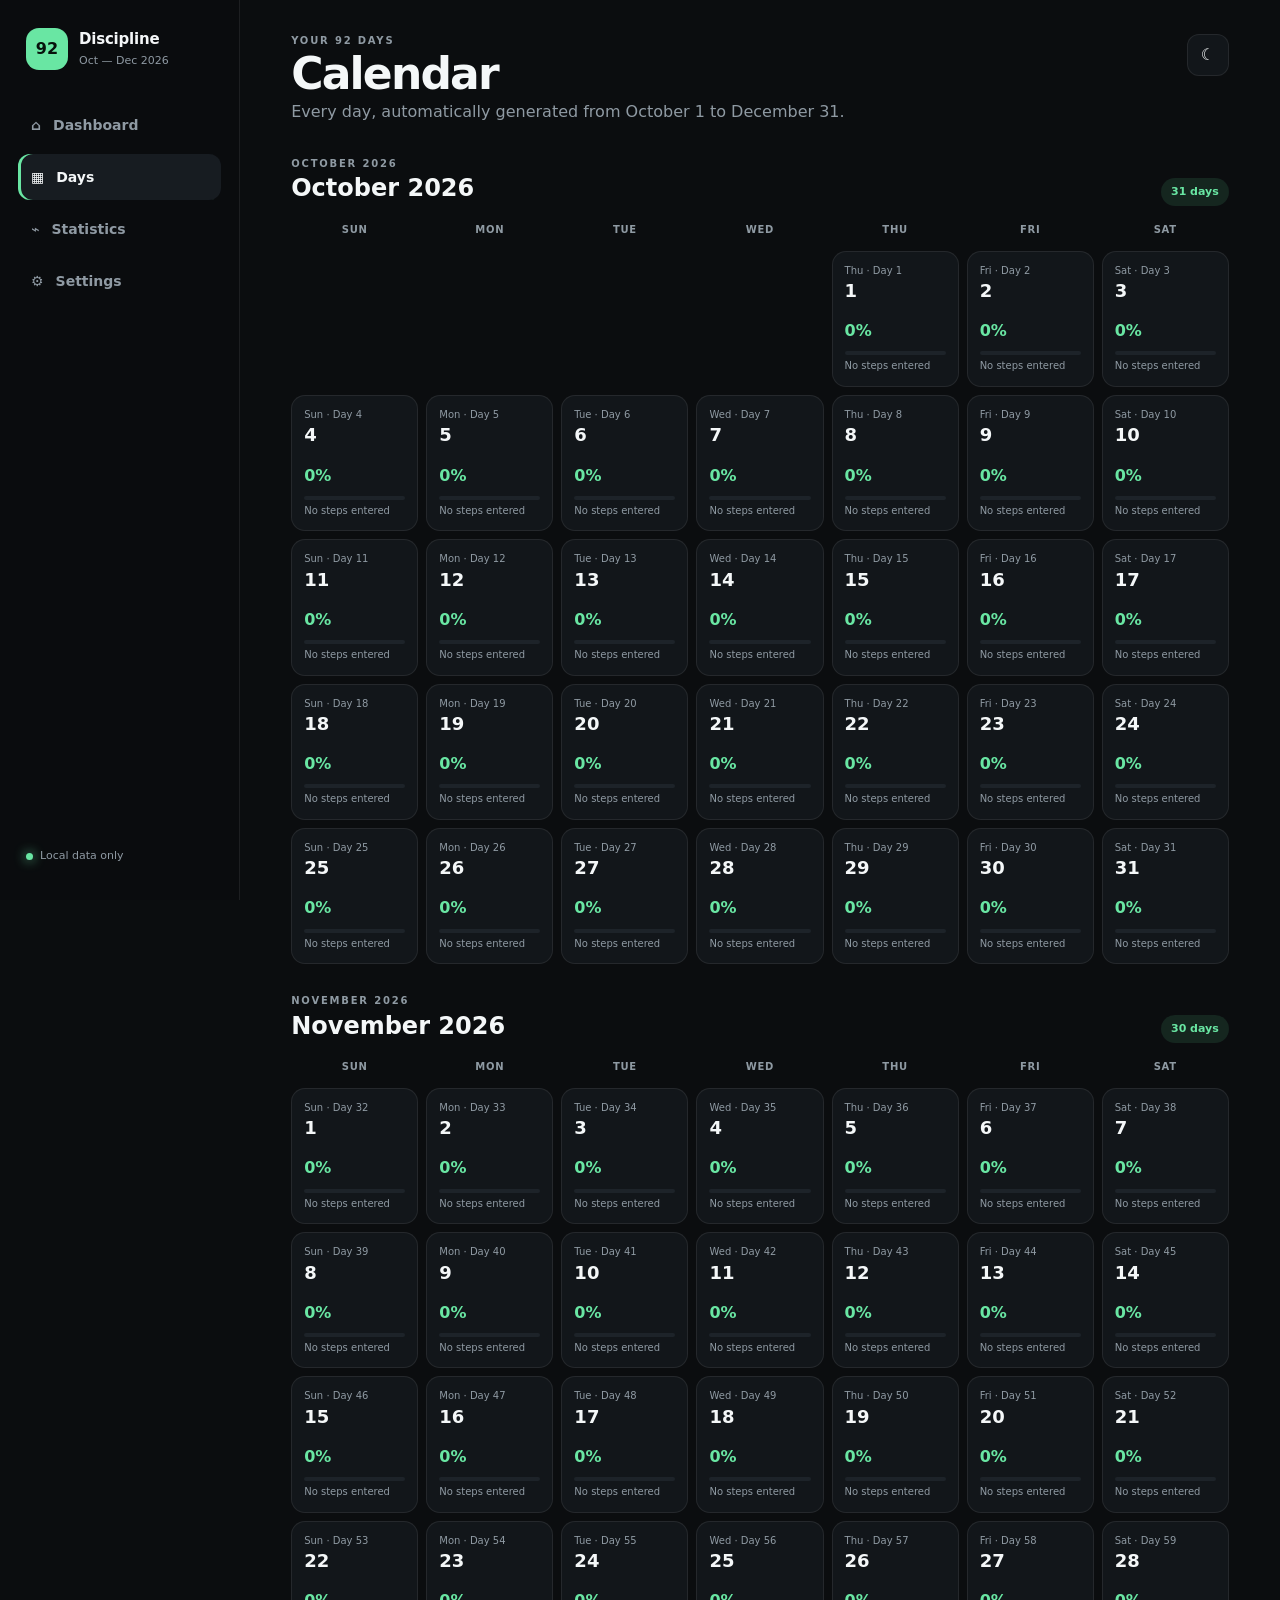
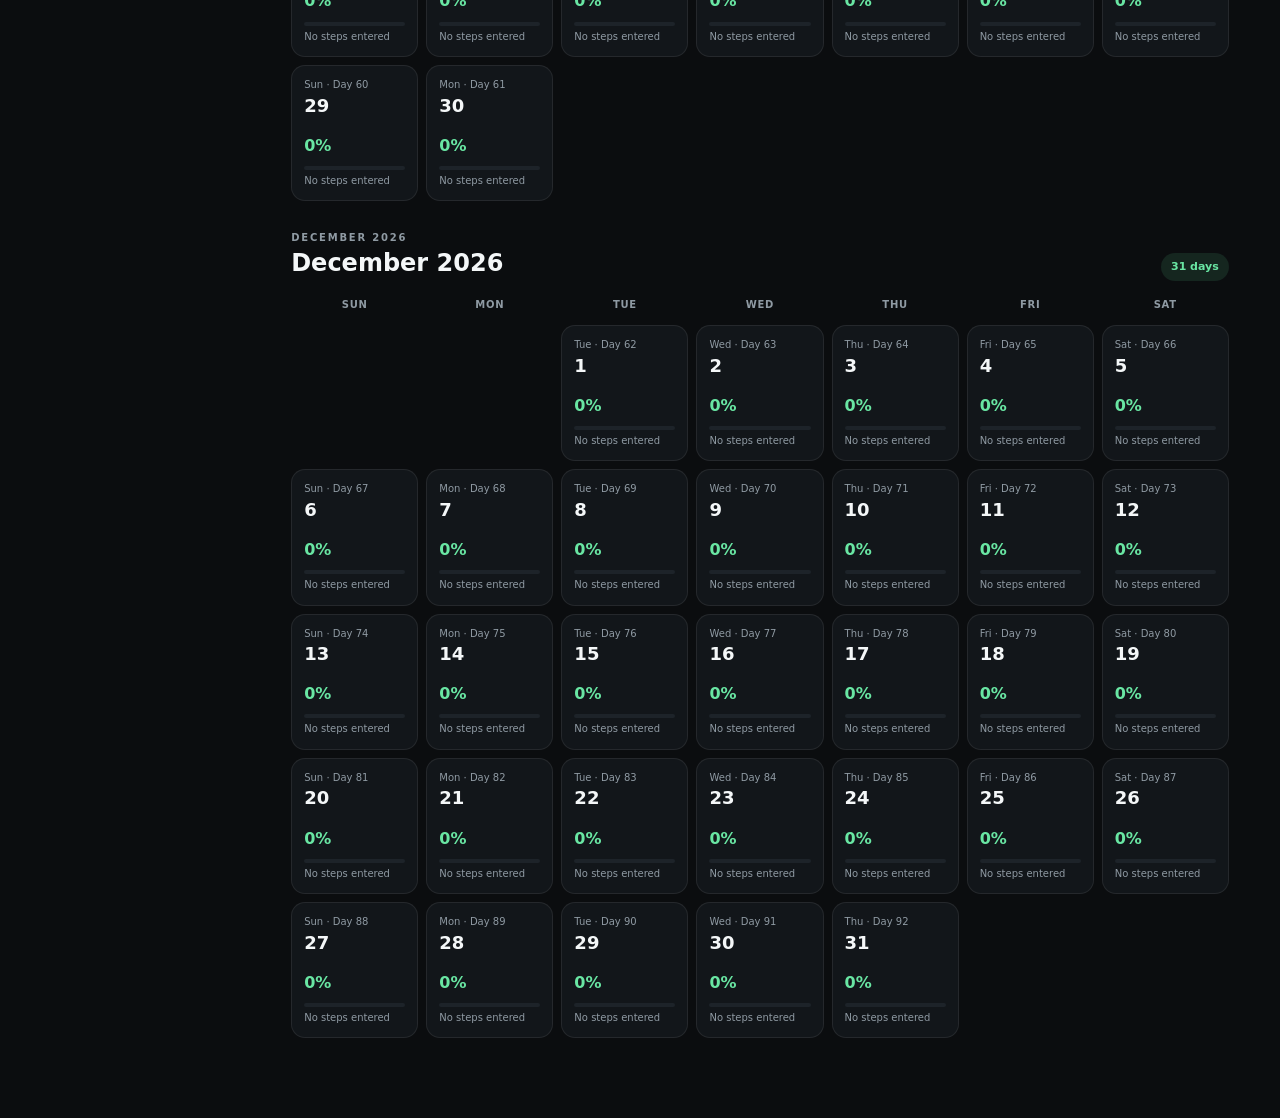
<file: 92-day-challenge-v3/days.html>
<!DOCTYPE html>
<html lang="en">
<head>
  <meta charset="UTF-8"><meta name="viewport" content="width=device-width, initial-scale=1.0, viewport-fit=cover">
  <meta name="theme-color" content="#0b0d0f">
  <link rel="manifest" href="manifest.json"><link rel="icon" href="assets/icons/icon.svg" type="image/svg+xml">
  <link rel="stylesheet" href="css/style.css"><link rel="stylesheet" href="css/dashboard.css"><link rel="stylesheet" href="css/responsive.css">
  <title>Days — 92 Day Discipline</title>
</head>
<body>
<div id="app-shell">
  <aside class="sidebar">
    <div class="brand"><div class="brand-mark">92</div><div><strong>Discipline</strong><span>Oct — Dec 2026</span></div></div>
    <nav class="nav-links" aria-label="Main navigation">
      <a class="nav-link" href="index.html">⌂ <span>Dashboard</span></a>
      <a class="nav-link active" href="days.html">▦ <span>Days</span></a>
      <a class="nav-link" href="statistics.html">⌁ <span>Statistics</span></a>
      <a class="nav-link" href="settings.html">⚙ <span>Settings</span></a>
    </nav>
    <div class="sidebar-footer"><span class="status-dot"></span> Local data only</div>
  </aside>
  <main class="main-content">
    <header class="topbar">
      <div><p class="eyebrow">YOUR 92 DAYS</p><h1>Calendar</h1><p class="muted">Every day, automatically generated from October 1 to December 31.</p></div>
      <button id="theme-toggle" class="icon-btn" type="button" aria-label="Toggle theme">☾</button>
    </header>
    <div id="calendar-container"></div>
  </main>
</div>
<nav class="mobile-nav" aria-label="Mobile navigation"><a href="index.html">⌂<span>Home</span></a><a class="active" href="days.html">▦<span>Days</span></a><a href="statistics.html">⌁<span>Stats</span></a><a href="settings.html">⚙<span>Settings</span></a></nav>
<script src="js/storage.js"></script><script src="js/calendar.js"></script><script src="js/habits.js"></script><script src="js/statistics.js"></script><script src="js/app.js"></script>
<script>document.addEventListener('DOMContentLoaded', () => { if (typeof renderCalendarPage === 'function') renderCalendarPage(); });</script>
</body>
</html>
</file>
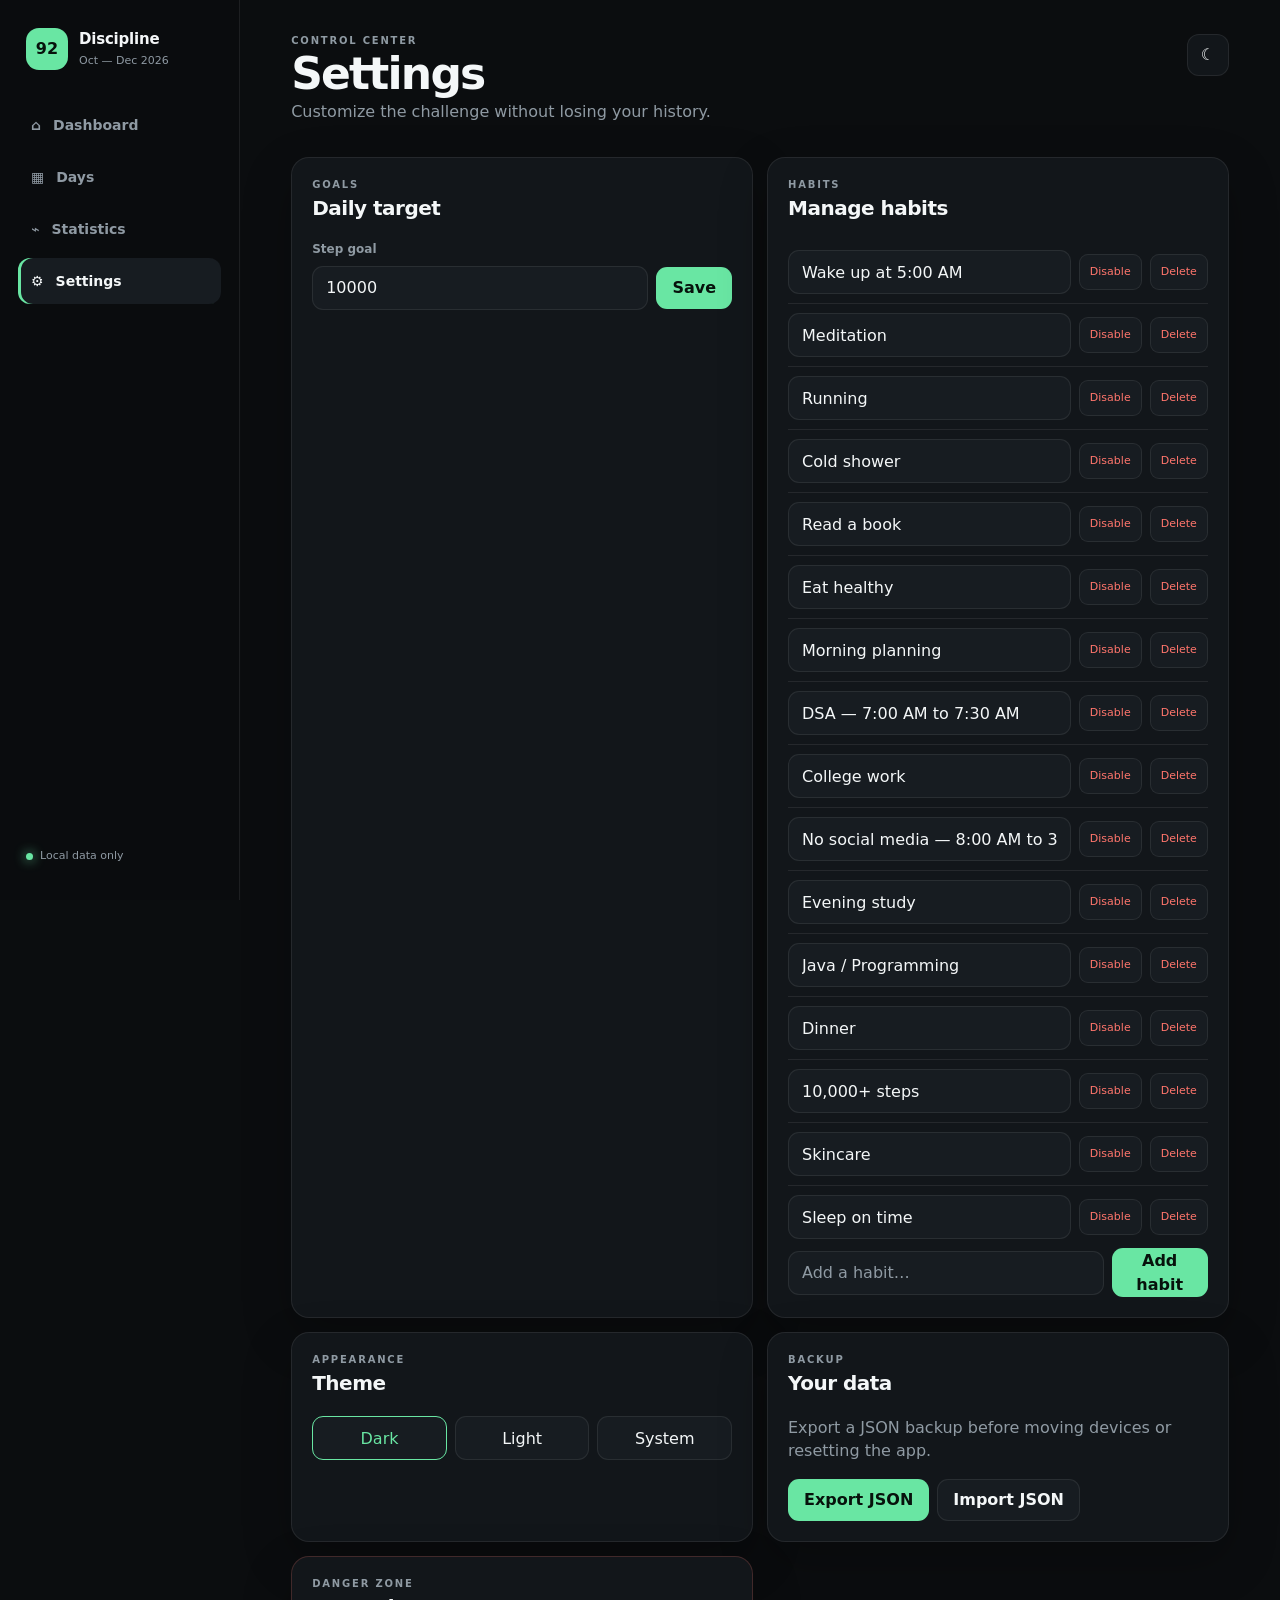
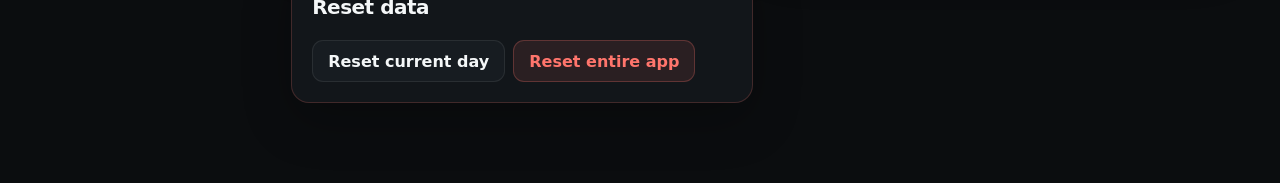
<file: 92-day-challenge-v3/settings.html>
<!DOCTYPE html>
<html lang="en">
<head>
  <meta charset="UTF-8"><meta name="viewport" content="width=device-width, initial-scale=1.0, viewport-fit=cover">
  <meta name="theme-color" content="#0b0d0f"><link rel="manifest" href="manifest.json"><link rel="icon" href="assets/icons/icon.svg" type="image/svg+xml">
  <link rel="stylesheet" href="css/style.css"><link rel="stylesheet" href="css/dashboard.css"><link rel="stylesheet" href="css/responsive.css">
  <title>Settings — 92 Day Discipline</title>
</head>
<body>
<div id="app-shell">
  <aside class="sidebar"><div class="brand"><div class="brand-mark">92</div><div><strong>Discipline</strong><span>Oct — Dec 2026</span></div></div>
    <nav class="nav-links" aria-label="Main navigation"><a class="nav-link" href="index.html">⌂ <span>Dashboard</span></a><a class="nav-link" href="days.html">▦ <span>Days</span></a><a class="nav-link" href="statistics.html">⌁ <span>Statistics</span></a><a class="nav-link active" href="settings.html">⚙ <span>Settings</span></a></nav>
    <div class="sidebar-footer"><span class="status-dot"></span> Local data only</div>
  </aside>
  <main class="main-content">
    <header class="topbar"><div><p class="eyebrow">CONTROL CENTER</p><h1>Settings</h1><p class="muted">Customize the challenge without losing your history.</p></div><button id="theme-toggle" class="icon-btn" type="button" aria-label="Toggle theme">☾</button></header>
    <section class="settings-layout">
      <article class="settings-card glass-card"><div class="section-title-row"><div><p class="eyebrow">GOALS</p><h2>Daily target</h2></div></div>
        <label class="field-label" for="settings-step-goal">Step goal</label><div class="input-with-button"><input id="settings-step-goal" type="number" min="1" step="100"><button id="save-step-goal" class="primary-btn">Save</button></div>
      </article>
      <article class="settings-card glass-card"><div class="section-title-row"><div><p class="eyebrow">HABITS</p><h2>Manage habits</h2></div></div><div id="habit-settings-list"></div>
        <div class="add-habit-row"><input id="new-habit-name" type="text" maxlength="60" placeholder="Add a habit…"><button id="add-habit" class="primary-btn">Add habit</button></div>
      </article>
      <article class="settings-card glass-card"><div class="section-title-row"><div><p class="eyebrow">APPEARANCE</p><h2>Theme</h2></div></div><div class="theme-options"><button class="theme-choice" data-theme-choice="dark">Dark</button><button class="theme-choice" data-theme-choice="light">Light</button><button class="theme-choice" data-theme-choice="system">System</button></div></article>
      <article class="settings-card glass-card"><div class="section-title-row"><div><p class="eyebrow">BACKUP</p><h2>Your data</h2></div></div><p class="muted">Export a JSON backup before moving devices or resetting the app.</p><div class="button-row"><button id="export-data" class="primary-btn">Export JSON</button><label class="secondary-btn file-label">Import JSON<input id="import-data" type="file" accept=".json,application/json"></label></div></article>
      <article class="settings-card danger-card"><div class="section-title-row"><div><p class="eyebrow">DANGER ZONE</p><h2>Reset data</h2></div></div><div class="button-row"><button id="reset-day" class="secondary-btn">Reset current day</button><button id="reset-all" class="danger-btn">Reset entire app</button></div></article>
    </section>
  </main>
</div>
<nav class="mobile-nav" aria-label="Mobile navigation"><a href="index.html">⌂<span>Home</span></a><a href="days.html">▦<span>Days</span></a><a href="statistics.html">⌁<span>Stats</span></a><a class="active" href="settings.html">⚙<span>Settings</span></a></nav>
<script src="js/storage.js"></script><script src="js/calendar.js"></script><script src="js/habits.js"></script><script src="js/statistics.js"></script><script src="js/app.js"></script>
<script>document.addEventListener('DOMContentLoaded', () => { if (typeof renderSettingsPage === 'function') renderSettingsPage(); });</script>
</body>
</html>
</file>
<file: 92-day-challenge-v3/css/style.css>
:root {
  --bg: #0b0d0f; --surface: #12161a; --surface-2: #171c21; --surface-3: #1d2329;
  --text: #f4f7f8; --muted: #8f9aa3; --line: rgba(255,255,255,.08);
  --accent: #69e6a3; --accent-2: #3fcf85; --danger: #ff756c; --warning: #f5b85c;
  --shadow: 0 18px 50px rgba(0,0,0,.24); --radius: 18px;
}
:root.light {
  --bg: #f5f7f8; --surface: #ffffff; --surface-2: #f0f3f4; --surface-3: #e7ebed;
  --text: #101416; --muted: #69747b; --line: rgba(16,20,22,.09);
  --accent: #159957; --accent-2: #087b45; --danger: #d8483e; --warning: #a86600;
  --shadow: 0 18px 50px rgba(20,30,35,.08);
}
* { box-sizing: border-box; }
html { scroll-behavior: smooth; }
body { margin: 0; background: var(--bg); color: var(--text); font-family: Inter, ui-sans-serif, system-ui, -apple-system, BlinkMacSystemFont, "Segoe UI", sans-serif; line-height: 1.45; }
a { color: inherit; text-decoration: none; }
button, input { font: inherit; }
button { cursor: pointer; }
button:focus-visible, a:focus-visible, input:focus-visible { outline: 2px solid var(--accent); outline-offset: 2px; }
#app-shell { min-height: 100vh; display: grid; grid-template-columns: 240px 1fr; }
.sidebar { position: sticky; top: 0; height: 100vh; padding: 28px 18px; border-right: 1px solid var(--line); background: rgba(11,13,15,.75); backdrop-filter: blur(18px); display: flex; flex-direction: column; }
:root.light .sidebar { background: rgba(255,255,255,.8); }
.brand { display: flex; gap: 11px; align-items: center; padding: 0 8px 32px; }
.brand-mark { width: 42px; height: 42px; display: grid; place-items: center; border-radius: 13px; background: var(--accent); color: #07120c; font-weight: 900; }
.brand strong, .brand span { display: block; }
.brand strong { font-size: 15px; letter-spacing: -.2px; }
.brand span { font-size: 11px; color: var(--muted); margin-top: 2px; }
.nav-links { display: grid; gap: 6px; }
.nav-link { display: flex; align-items: center; gap: 12px; min-height: 46px; padding: 0 13px; border-radius: 12px; color: var(--muted); font-weight: 650; font-size: 14px; transition: .18s ease; }
.nav-link:hover, .nav-link.active { color: var(--text); background: var(--surface-2); }
.nav-link.active { box-shadow: inset 3px 0 var(--accent); }
.sidebar-footer { margin-top: auto; color: var(--muted); font-size: 11px; display: flex; align-items: center; gap: 7px; padding: 8px; }
.status-dot { width: 7px; height: 7px; background: var(--accent); border-radius: 50%; box-shadow: 0 0 12px var(--accent); }
.main-content { width: min(1280px, 100%); margin: 0 auto; padding: 34px clamp(18px, 4vw, 54px) 80px; }
.topbar { display: flex; justify-content: space-between; align-items: flex-start; gap: 20px; margin-bottom: 34px; }
.topbar h1 { margin: 2px 0 3px; font-size: clamp(28px, 4vw, 44px); letter-spacing: -1.8px; line-height: 1.05; }
.eyebrow { margin: 0; font-size: 10px; letter-spacing: 1.8px; color: var(--muted); font-weight: 800; }
.muted { color: var(--muted); }
.topbar p { margin: 0; }
.top-actions { display: flex; align-items: center; gap: 10px; }
.icon-btn { width: 42px; height: 42px; border: 1px solid var(--line); border-radius: 12px; background: var(--surface); color: var(--text); }
.date-link, .text-link { color: var(--accent); font-size: 13px; font-weight: 750; }
.glass-card, .settings-card, .chart-card { background: var(--surface); border: 1px solid var(--line); box-shadow: var(--shadow); border-radius: var(--radius); }
.content-section { margin-top: 34px; }
.section-title-row { display: flex; justify-content: space-between; align-items: center; gap: 15px; margin-bottom: 16px; }
.section-title-row h2 { margin: 2px 0 0; font-size: 20px; letter-spacing: -.5px; }
.badge { display: inline-flex; align-items: center; justify-content: center; padding: 6px 10px; border-radius: 999px; background: rgba(105,230,163,.11); color: var(--accent); font-size: 11px; font-weight: 800; white-space: nowrap; }
.badge.neutral { background: var(--surface-2); color: var(--muted); }
.badge.warning { background: rgba(245,184,92,.12); color: var(--warning); }
.badge.danger { background: rgba(255,117,108,.12); color: var(--danger); }
.primary-btn, .secondary-btn, .danger-btn { min-height: 42px; border-radius: 11px; padding: 0 15px; border: 1px solid var(--line); font-weight: 750; }
.primary-btn { background: var(--accent); color: #07120c; border-color: transparent; }
.secondary-btn { background: var(--surface-2); color: var(--text); }
.danger-btn { background: rgba(255,117,108,.1); color: var(--danger); border-color: rgba(255,117,108,.25); }
input[type="text"], input[type="number"] { width: 100%; min-height: 44px; border: 1px solid var(--line); background: var(--surface-2); color: var(--text); border-radius: 11px; padding: 0 13px; }
input::placeholder { color: var(--muted); }
.field-label { display: block; color: var(--muted); font-size: 12px; font-weight: 700; margin: 0 0 7px; }
.sr-only { position: absolute; width: 1px; height: 1px; padding: 0; margin: -1px; overflow: hidden; clip: rect(0,0,0,0); white-space: nowrap; border: 0; }
.mobile-nav { display: none; }
.file-label { display: inline-flex; align-items: center; justify-content: center; }
.file-label input { display: none; }
</file>
<file: 92-day-challenge-v3/css/dashboard.css>
.hero-grid { display: grid; grid-template-columns: 1.2fr 1fr 1fr 1fr; gap: 16px; }
.hero-card { padding: 22px; min-height: 170px; }
.hero-card-top, .section-heading { display: flex; justify-content: space-between; gap: 15px; align-items: center; }
.hero-card h2 { margin: 2px 0 0; font-size: 26px; letter-spacing: -.8px; }
.big-number { font-size: clamp(42px, 6vw, 66px); line-height: 1; font-weight: 850; letter-spacing: -4px; margin: 4px 0 15px; }
.ring { width: 72px; height: 72px; border-radius: 50%; display: grid; place-items: center; background: conic-gradient(var(--accent) 0deg, var(--surface-3) 0deg); position: relative; }
.ring::after { content: ""; position: absolute; inset: 7px; border-radius: 50%; background: var(--surface); }
.ring span { position: relative; z-index: 1; font-size: 12px; font-weight: 850; }
.progress-track { height: 7px; background: var(--surface-3); border-radius: 99px; overflow: hidden; }
.progress-fill { height: 100%; width: 0%; background: var(--accent); border-radius: inherit; transition: width .25s ease; }
.hero-card > p { margin: 10px 0 0; font-size: 12px; }
.step-input-row { display: flex; align-items: center; gap: 10px; margin-top: 13px; }
.step-input-row input { max-width: 170px; }
.mini-stats { display: flex; gap: 18px; margin-top: 12px; color: var(--muted); font-size: 11px; }
.mini-stats strong { color: var(--text); margin-left: 4px; }
.habit-list { display: grid; gap: 8px; }
.habit-row { min-height: 64px; display: grid; grid-template-columns: 42px 1fr auto; gap: 12px; align-items: center; padding: 10px 14px; border: 1px solid var(--line); border-radius: 14px; background: var(--surface); transition: .18s ease; }
.habit-row:hover { border-color: rgba(105,230,163,.2); transform: translateY(-1px); }
.habit-row.done { background: linear-gradient(90deg, rgba(105,230,163,.07), var(--surface)); }
.habit-icon { width: 38px; height: 38px; border-radius: 11px; display: grid; place-items: center; background: var(--surface-2); font-size: 18px; }
.habit-row.done .habit-icon { background: rgba(105,230,163,.13); }
.habit-name { font-size: 14px; font-weight: 760; }
.habit-target { color: var(--muted); font-size: 11px; margin-top: 2px; }
.check-button { width: 40px; height: 40px; border-radius: 50%; border: 1px solid var(--line); background: var(--surface-2); color: transparent; font-size: 18px; }
.check-button.checked { background: var(--accent); color: #07120c; border-color: transparent; }
.streak-grid { display: grid; grid-template-columns: repeat(4, 1fr); gap: 10px; }
.streak-card { padding: 16px; border: 1px solid var(--line); border-radius: 14px; background: var(--surface); }
.streak-card .icon { font-size: 20px; }
.streak-card h3 { margin: 7px 0 2px; font-size: 13px; }
.streak-value { font-size: 24px; font-weight: 850; }
.streak-sub { color: var(--muted); font-size: 10px; }
.calendar-month { margin-top: 30px; }
.month-heading { display: flex; justify-content: space-between; align-items: end; margin-bottom: 12px; }
.month-heading h2 { margin: 0; font-size: 24px; }
.days-grid { display: grid; grid-template-columns: repeat(7, 1fr); gap: 8px; }
.weekday-label { color: var(--muted); font-size: 10px; text-align: center; font-weight: 800; letter-spacing: .7px; padding: 5px; }
.day-card { min-height: 116px; padding: 12px; border: 1px solid var(--line); background: var(--surface); border-radius: 14px; transition: .18s ease; }
.day-card:hover { transform: translateY(-2px); border-color: rgba(105,230,163,.3); }
.day-card.empty { visibility: hidden; }
.day-card .day-number { font-weight: 850; font-size: 18px; }
.day-card .day-week { color: var(--muted); font-size: 10px; }
.day-card .day-progress { margin-top: 15px; font-weight: 850; color: var(--accent); }
.day-card .day-steps { color: var(--muted); font-size: 10px; margin-top: 4px; }
.day-card .tiny-track { height: 4px; margin-top: 9px; border-radius: 99px; background: var(--surface-3); overflow: hidden; }
.day-card .tiny-fill { height: 100%; background: var(--accent); }
.stats-grid { display: grid; grid-template-columns: repeat(5, 1fr); gap: 10px; margin-bottom: 20px; }
.stat-card { padding: 18px; border: 1px solid var(--line); border-radius: 15px; background: var(--surface); }
.stat-card .label { color: var(--muted); font-size: 10px; text-transform: uppercase; letter-spacing: 1px; font-weight: 800; }
.stat-card .value { font-size: 25px; font-weight: 850; margin-top: 7px; letter-spacing: -.6px; }
.stat-card .detail { color: var(--muted); font-size: 10px; margin-top: 3px; }
.chart-grid { display: grid; grid-template-columns: 1fr 1fr; gap: 14px; }
.chart-card { padding: 18px; }
.chart-card h2 { font-size: 15px; margin: 0; }
.chart-wrap { height: 280px; position: relative; }
.week-card { border: 1px solid var(--line); background: var(--surface); border-radius: 15px; padding: 18px; margin-bottom: 10px; }
.week-header { display: flex; justify-content: space-between; gap: 15px; align-items: center; }
.week-header h3 { margin: 0; font-size: 15px; }
.week-header p { margin: 3px 0 0; color: var(--muted); font-size: 11px; }
.week-score { font-size: 23px; font-weight: 850; color: var(--accent); }
.week-habits { display: grid; grid-template-columns: repeat(2, 1fr); gap: 8px 24px; margin-top: 16px; }
.habit-analysis { display: grid; grid-template-columns: 1fr auto; align-items: center; gap: 10px; font-size: 11px; }
.habit-analysis .analysis-track { height: 5px; background: var(--surface-3); border-radius: 99px; overflow: hidden; grid-column: 1 / -1; }
.habit-analysis .analysis-fill { height: 100%; background: var(--accent); }
.steps-table { width: 100%; border-collapse: collapse; margin-top: 14px; font-size: 11px; }
.steps-table th, .steps-table td { text-align: left; padding: 7px; border-bottom: 1px solid var(--line); }
.steps-table th { color: var(--muted); }
.month-grid { display: grid; grid-template-columns: repeat(3, 1fr); gap: 12px; }
.month-card { padding: 18px; border: 1px solid var(--line); border-radius: 15px; background: var(--surface); }
.month-card h3 { margin: 0 0 13px; }
.month-stat { display: flex; justify-content: space-between; padding: 7px 0; border-bottom: 1px solid var(--line); font-size: 12px; }
.month-stat:last-child { border-bottom: 0; }
.month-stat span { color: var(--muted); }
.settings-layout { display: grid; grid-template-columns: 1fr 1fr; gap: 14px; }
.settings-card { padding: 20px; }
.settings-card .section-title-row { margin-bottom: 18px; }
.input-with-button, .button-row, .add-habit-row { display: flex; gap: 8px; align-items: center; }
.input-with-button input { flex: 1; }
.theme-options { display: flex; gap: 8px; }
.theme-choice { flex: 1; min-height: 44px; border: 1px solid var(--line); border-radius: 11px; background: var(--surface-2); color: var(--text); }
.theme-choice.active { border-color: var(--accent); color: var(--accent); }
.habit-setting { display: grid; grid-template-columns: 1fr auto auto; gap: 8px; align-items: center; padding: 9px 0; border-bottom: 1px solid var(--line); }
.habit-setting:last-child { border-bottom: 0; }
.habit-setting input { min-width: 0; }
.small-btn { min-height: 36px; padding: 0 10px; border: 1px solid var(--line); background: var(--surface-2); color: var(--text); border-radius: 9px; font-size: 11px; }
.small-btn.danger { color: var(--danger); }
.danger-card { border-color: rgba(255,117,108,.2); }

.weight-card h2 small { font-size: .42em; color: var(--muted); font-weight: 600; }

/* Body weight tracker */
.weight-card { min-width: 0; }
.weight-card h2 { font-variant-numeric: tabular-nums; }
.weight-card .field-label { display:block; margin-bottom:7px; }
.weight-card input { width:100%; box-sizing:border-box; }

.weight-panel { padding:20px; display:grid; grid-template-columns: 1fr 1.4fr; gap:20px; align-items:center; }
.weight-panel-value { font-size:48px; font-weight:800; line-height:1; }
.weight-panel-value small { font-size:18px; color:var(--muted); }
.weight-panel-controls input { width:100%; box-sizing:border-box; }
.weight-panel .mini-stats { grid-column:1 / -1; }
@media (max-width:720px){ .weight-panel { grid-template-columns:1fr; } .weight-panel .mini-stats { grid-column:auto; } }
</file>
<file: 92-day-challenge-v3/css/responsive.css>
@media (max-width: 1050px) {
  #app-shell { grid-template-columns: 76px 1fr; }
  .sidebar { padding: 22px 10px; align-items: center; }
  .brand { padding: 0 0 28px; }
  .brand > div:last-child, .nav-link span, .sidebar-footer { display: none; }
  .brand-mark { width: 42px; }
  .nav-link { justify-content: center; width: 52px; padding: 0; }
  .hero-grid { grid-template-columns: 1fr 1fr; }
  .hero-grid > :first-child { grid-column: 1 / -1; }
  .stats-grid { grid-template-columns: repeat(3, 1fr); }
}
@media (max-width: 720px) {
  body { padding-bottom: 76px; }
  #app-shell { display: block; }
  .sidebar { display: none; }
  .main-content { padding: 22px 14px 30px; }
  .topbar { margin-bottom: 24px; }
  .topbar h1 { font-size: 31px; }
  .date-link { display: none; }
  .hero-grid { grid-template-columns: 1fr; gap: 10px; }
  .hero-grid > :first-child { grid-column: auto; }
  .hero-card { min-height: 0; padding: 17px; }
  .habit-row { grid-template-columns: 38px 1fr 40px; padding: 9px 10px; }
  .habit-icon { width: 34px; height: 34px; font-size: 16px; }
  .habit-name { font-size: 13px; }
  .streak-grid { grid-template-columns: 1fr 1fr; }
  .days-grid { grid-template-columns: repeat(2, 1fr); }
  .weekday-label { display: none; }
  .day-card.empty { display: none; }
  .day-card { min-height: 110px; }
  .chart-grid { grid-template-columns: 1fr; }
  .chart-wrap { height: 250px; }
  .stats-grid { grid-template-columns: 1fr 1fr; }
  .stats-grid .stat-card:first-child { grid-column: 1 / -1; }
  .week-habits { grid-template-columns: 1fr; }
  .month-grid, .settings-layout { grid-template-columns: 1fr; }
  .settings-card { padding: 17px; }
  .habit-setting { grid-template-columns: 1fr auto; }
  .habit-setting input { grid-column: 1 / -1; }
  .habit-setting .small-btn { grid-row: 2; }
  .add-habit-row, .button-row, .input-with-button { flex-wrap: wrap; }
  .add-habit-row input { min-width: 180px; flex: 1; }
  .mobile-nav { position: fixed; display: grid; grid-template-columns: repeat(4, 1fr); left: 10px; right: 10px; bottom: max(10px, env(safe-area-inset-bottom)); z-index: 50; background: rgba(18,22,26,.92); backdrop-filter: blur(20px); border: 1px solid var(--line); border-radius: 17px; padding: 6px; box-shadow: var(--shadow); }
  :root.light .mobile-nav { background: rgba(255,255,255,.94); }
  .mobile-nav a { min-height: 52px; display: grid; place-items: center; align-content: center; gap: 1px; color: var(--muted); font-size: 18px; border-radius: 12px; }
  .mobile-nav a span { font-size: 9px; font-weight: 750; }
  .mobile-nav a.active { color: var(--accent); background: var(--surface-2); }
}
@media (min-width: 721px) {
  .mobile-nav { display: none !important; }
}
</file>
